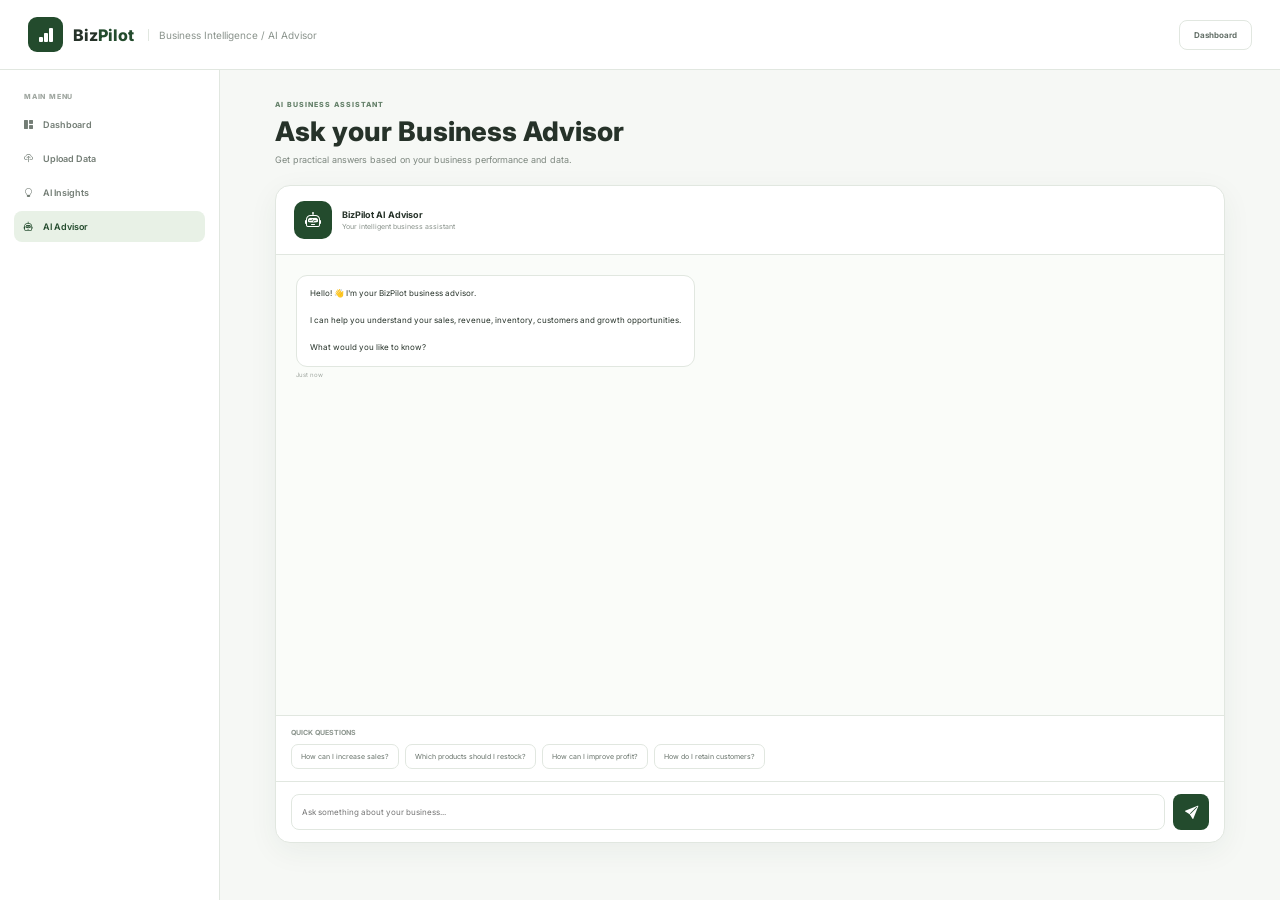
<file: advisor.html>
<!DOCTYPE html>
<html lang="en">

<head>

    <meta charset="UTF-8">

    <meta
        name="viewport"
        content="width=device-width, initial-scale=1.0">

    <title>BizPilot - AI Advisor</title>

    <link
        rel="stylesheet"
        href="css/style.css">

    <link
        rel="stylesheet"
        href="css/advisor.css">

    <link
        rel="stylesheet"
        href="https://cdn.jsdelivr.net/npm/bootstrap-icons@1.11.3/font/bootstrap-icons.min.css">

    <link
        href="https://fonts.googleapis.com/css2?family=Inter:wght@400;500;600;700;800&display=swap"
        rel="stylesheet">

</head>


<body>


<!-- TOPBAR -->

<header class="topbar">

    <div class="topbar-left">

        <button class="mobile-menu">
            <i class="bi bi-list"></i>
        </button>

        <div class="logo">

            <div class="logo-icon">
                <i class="bi bi-bar-chart-fill"></i>
            </div>

            <div class="logo-text">
                Biz<span>Pilot</span>
            </div>

        </div>

        <div class="breadcrumb-text">
            Business Intelligence / AI Advisor
        </div>

    </div>


    <div class="topbar-right">

        <a
            href="dashboard.html"
            class="btn-secondary-custom">

            Dashboard

        </a>

    </div>

</header>



<div class="main-layout">


<!-- SIDEBAR -->

<aside class="sidebar">

    <div class="sidebar-section">

        <div class="sidebar-title">
            MAIN MENU
        </div>


        <a
            href="dashboard.html"
            class="sidebar-link">

            <i class="bi bi-grid-1x2-fill"></i>

            <span>Dashboard</span>

        </a>


        <a
            href="upload.html"
            class="sidebar-link">

            <i class="bi bi-cloud-upload"></i>

            <span>Upload Data</span>

        </a>


        <a
            href="insights.html"
            class="sidebar-link">

            <i class="bi bi-lightbulb"></i>

            <span>AI Insights</span>

        </a>


        <a
            href="advisor.html"
            class="sidebar-link active">

            <i class="bi bi-robot"></i>

            <span>AI Advisor</span>

        </a>

    </div>

</aside>



<!-- CONTENT -->

<main class="content">

<div class="advisor-page">


    <!-- HEADER -->

    <div class="advisor-header">

        <div class="eyebrow">
            AI BUSINESS ASSISTANT
        </div>

        <h1>
            Ask your Business Advisor
        </h1>

        <p>
            Get practical answers based on your
            business performance and data.
        </p>

    </div>



    <!-- CHAT -->

    <div class="chat-card">


        <!-- CHAT HEADER -->

        <div class="chat-header">

            <div class="ai-avatar">

                <i class="bi bi-robot"></i>

            </div>


            <div class="chat-profile">

                <strong>
                    BizPilot AI Advisor
                </strong>

                <small>
                    Your intelligent business assistant
                </small>

            </div>

        </div>



        <!-- CHAT BODY -->

        <div
            class="chat-body"
            id="chatBody">


            <!-- AI MESSAGE -->

            <div class="message ai">

                <div class="message-content">

                    <div class="message-bubble">

                        Hello! 👋 I'm your BizPilot
                        business advisor.

                        <br><br>

                        I can help you understand
                        your sales, revenue, inventory,
                        customers and growth opportunities.

                        <br><br>

                        What would you like to know?

                    </div>


                    <div class="message-time">
                        Just now
                    </div>

                </div>

            </div>


        </div>



        <!-- QUICK QUESTIONS -->

        <div class="quick-questions">

            <div class="quick-title">
                QUICK QUESTIONS
            </div>


            <div class="question-list">

                <button class="question-btn">
                    How can I increase sales?
                </button>

                <button class="question-btn">
                    Which products should I restock?
                </button>

                <button class="question-btn">
                    How can I improve profit?
                </button>

                <button class="question-btn">
                    How do I retain customers?
                </button>

            </div>

        </div>



        <!-- INPUT -->

        <div class="chat-input-area">

            <input
                type="text"
                id="questionInput"
                class="chat-input"
                placeholder="Ask something about your business...">


            <button
                id="sendButton"
                class="send-button">

                <i class="bi bi-send-fill"></i>

            </button>

        </div>


    </div>


</div>

</main>

</div>


<script src="css/js/main.js"></script>
    <script src="css/js/advisor.js"></script>

</body>

</html>
</file>
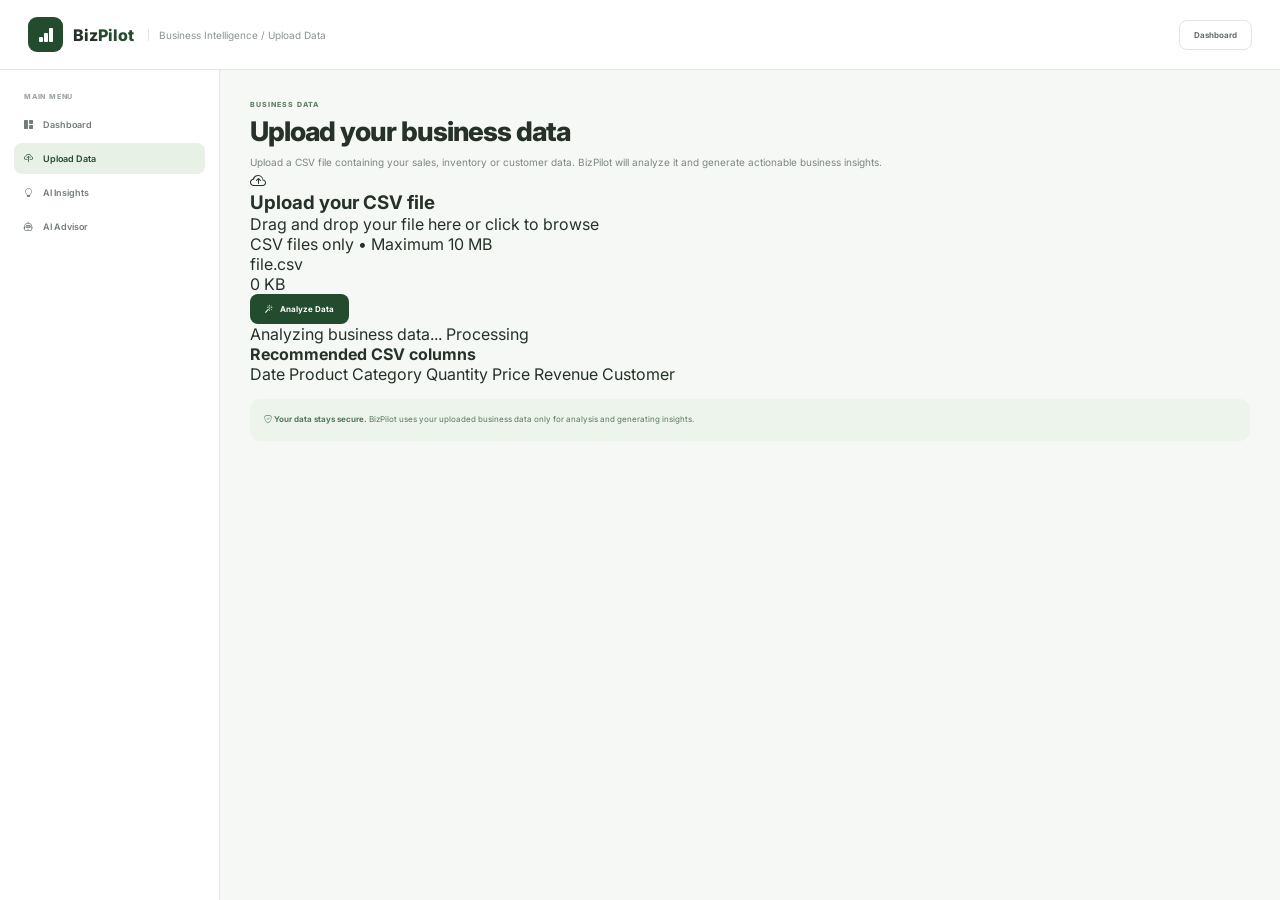
<file: upload.html>
<!DOCTYPE html>
<html lang="en">

<head>

    <meta charset="UTF-8">

    <meta
        name="viewport"
        content="width=device-width, initial-scale=1.0">

    <title>BizPilot - Upload Data</title>

    <link
        rel="stylesheet"
        href="css/style.css">

    <link
        rel="stylesheet"
        href="css/upload.css">

    <link
        rel="stylesheet"
        href="https://cdn.jsdelivr.net/npm/bootstrap-icons@1.11.3/font/bootstrap-icons.min.css">

    <link
        href="https://fonts.googleapis.com/css2?family=Inter:wght@400;500;600;700;800&display=swap"
        rel="stylesheet">

</head>


<body>


<!-- TOPBAR -->

<header class="topbar">

    <div class="topbar-left">

        <button class="mobile-menu">
            <i class="bi bi-list"></i>
        </button>

        <div class="logo">

            <div class="logo-icon">
                <i class="bi bi-bar-chart-fill"></i>
            </div>

            <div class="logo-text">
                Biz<span>Pilot</span>
            </div>

        </div>

        <div class="breadcrumb-text">
            Business Intelligence / Upload Data
        </div>

    </div>


    <div class="topbar-right">

        <a
            href="dashboard.html"
            class="btn-secondary-custom">

            Dashboard

        </a>

    </div>

</header>



<div class="main-layout">


<!-- SIDEBAR -->

<aside class="sidebar">

    <div class="sidebar-section">

        <div class="sidebar-title">
            MAIN MENU
        </div>


        <a
            href="dashboard.html"
            class="sidebar-link">

            <i class="bi bi-grid-1x2-fill"></i>

            <span>Dashboard</span>

        </a>


        <a
            href="upload.html"
            class="sidebar-link active">

            <i class="bi bi-cloud-upload"></i>

            <span>Upload Data</span>

        </a>


        <a
            href="insights.html"
            class="sidebar-link">

            <i class="bi bi-lightbulb"></i>

            <span>AI Insights</span>

        </a>


        <a
            href="advisor.html"
            class="sidebar-link">

            <i class="bi bi-robot"></i>

            <span>AI Advisor</span>

        </a>

    </div>

</aside>



<!-- CONTENT -->

<main class="content">

<div class="upload-page">


    <div class="upload-header">

        <div class="eyebrow">
            BUSINESS DATA
        </div>

        <h1 class="page-title">
            Upload your business data
        </h1>

        <p class="page-description">
            Upload a CSV file containing your sales,
            inventory or customer data.
            BizPilot will analyze it and generate
            actionable business insights.
        </p>

    </div>



    <div class="upload-card">


        <!-- DROP AREA -->

        <div
            class="upload-area"
            id="uploadArea">

            <div class="upload-icon">

                <i class="bi bi-cloud-arrow-up"></i>

            </div>


            <h3>
                Upload your CSV file
            </h3>


            <p>
                Drag and drop your file here
                or click to browse
            </p>


            <span class="upload-format">
                CSV files only • Maximum 10 MB
            </span>


            <input
                type="file"
                id="csvFile"
                accept=".csv"
                hidden>

        </div>



        <!-- FILE INFORMATION -->

        <div
            class="file-info"
            id="fileInfo">

            <div>

                <div class="file-name"
                     id="fileName">
                    file.csv
                </div>

                <div class="file-size"
                     id="fileSize">
                    0 KB
                </div>

            </div>


            <button
                class="btn-primary-custom"
                id="uploadButton">

                <i class="bi bi-magic"></i>

                Analyze Data

            </button>

        </div>



        <!-- PROGRESS -->

        <div
            class="upload-progress"
            id="uploadProgress">

            <div class="progress-label">

                <span>
                    Analyzing business data...
                </span>

                <span>
                    Processing
                </span>

            </div>


            <div class="progress-track">

                <div
                    class="progress-fill"
                    id="progressBar">
                </div>

            </div>

        </div>



        <!-- EXPECTED DATA -->

        <div class="format-card">

            <h4>
                Recommended CSV columns
            </h4>


            <div class="format-list">

                <span class="format-column">
                    Date
                </span>

                <span class="format-column">
                    Product
                </span>

                <span class="format-column">
                    Category
                </span>

                <span class="format-column">
                    Quantity
                </span>

                <span class="format-column">
                    Price
                </span>

                <span class="format-column">
                    Revenue
                </span>

                <span class="format-column">
                    Customer
                </span>

            </div>

        </div>


    </div>


    <!-- TRUST MESSAGE -->

    <div style="
        margin-top:15px;
        padding:14px;
        border-radius:10px;
        background:#edf4eb;
        color:#56795b;
        font-size:8px;
        line-height:1.7;
    ">

        <strong>
            <i class="bi bi-shield-check"></i>
            Your data stays secure.
        </strong>

        BizPilot uses your uploaded business data
        only for analysis and generating insights.

    </div>
    


</div>

</main>

</div>


<script src="css/js/main.js"></script>
    <script src="css/js/upload.js"></script>

</body>

</html>
</file>
<file: css/style.css>
/* =====================================================
   BIZPILOT GLOBAL CSS
===================================================== */

* {
    margin: 0;
    padding: 0;
    box-sizing: border-box;
}

:root {
    --primary: #234b2d;
    --primary-dark: #17371f;
    --primary-light: #e8f1e6;

    --background: #f6f8f5;
    --white: #ffffff;

    --text: #263229;
    --text-light: #7d877f;

    --border: #e1e7e0;

    --success: #527858;
    --danger: #a45b4e;
    --warning: #98753d;

    --shadow:
        0 8px 30px rgba(35, 75, 45, 0.06);
}

body {
    font-family: "Inter", sans-serif;
    background: var(--background);
    color: var(--text);
    min-height: 100vh;
}

a {
    text-decoration: none;
    color: inherit;
}

button,
input,
textarea,
select {
    font-family: inherit;
}


/* =====================================================
   TOPBAR
===================================================== */

.topbar {
    height: 70px;
    background: white;
    border-bottom: 1px solid var(--border);

    display: flex;
    align-items: center;
    justify-content: space-between;

    padding: 0 28px;

    position: sticky;
    top: 0;
    z-index: 1000;
}

.topbar-left {
    display: flex;
    align-items: center;
    gap: 14px;
}

.logo {
    display: flex;
    align-items: center;
    gap: 10px;
}

.logo-icon {
    width: 35px;
    height: 35px;

    border-radius: 9px;

    background: var(--primary);
    color: white;

    display: flex;
    align-items: center;
    justify-content: center;
}

.logo-text {
    font-size: 16px;
    font-weight: 800;
}

.logo-text span {
    color: var(--primary);
}

.breadcrumb-text {
    font-size: 10px;
    color: #8b948d;

    padding-left: 10px;

    border-left: 1px solid var(--border);
}

.topbar-right {
    display: flex;
    align-items: center;
    gap: 12px;
}

.top-icon {
    width: 34px;
    height: 34px;

    border: 1px solid var(--border);
    background: white;

    border-radius: 8px;

    cursor: pointer;

    display: flex;
    align-items: center;
    justify-content: center;

    color: #68736b;
}

.notification {
    position: relative;
}

.notification span {
    width: 5px;
    height: 5px;

    border-radius: 50%;

    background: var(--danger);

    position: absolute;

    top: 7px;
    right: 7px;
}

.top-user {
    display: flex;
    align-items: center;
    gap: 8px;
}

.top-user-avatar {
    width: 32px;
    height: 32px;

    border-radius: 50%;

    background: #dce9da;
    color: #436849;

    display: flex;
    align-items: center;
    justify-content: center;

    font-weight: 800;
    font-size: 11px;
}

.top-user-text strong {
    display: block;
    font-size: 9px;
}

.top-user-text small {
    display: block;
    font-size: 7px;
    color: #929a94;
}


/* =====================================================
   LAYOUT
===================================================== */

.main-layout {
    display: flex;
    min-height: calc(100vh - 70px);
}


/* =====================================================
   SIDEBAR
===================================================== */

.sidebar {
    width: 220px;

    background: white;

    border-right: 1px solid var(--border);

    padding: 22px 14px;

    flex-shrink: 0;
}

.sidebar-section {
    margin-bottom: 25px;
}

.sidebar-title {
    font-size: 7px;

    color: #a0a7a1;

    font-weight: 800;

    letter-spacing: .8px;

    padding: 0 10px;

    margin-bottom: 8px;
}

.sidebar-link {
    display: flex;
    align-items: center;

    gap: 10px;

    padding: 10px;

    border-radius: 8px;

    color: #737d75;

    font-size: 9px;

    font-weight: 600;

    margin-bottom: 3px;

    transition: .2s;
}

.sidebar-link:hover {
    background: #f2f6f1;
    color: var(--primary);
}

.sidebar-link.active {
    background: var(--primary-light);
    color: var(--primary);
}


/* =====================================================
   CONTENT
===================================================== */

.content {
    flex: 1;
    min-width: 0;
    padding: 30px;
}


/* =====================================================
   BUTTONS
===================================================== */

.btn-primary-custom {
    border: none;

    background: var(--primary);
    color: white;

    border-radius: 8px;

    padding: 10px 15px;

    font-size: 8px;
    font-weight: 700;

    display: inline-flex;
    align-items: center;
    justify-content: center;

    gap: 7px;

    cursor: pointer;

    transition: .2s;
}

.btn-primary-custom:hover {
    background: var(--primary-dark);
    color: white;
}

.btn-secondary-custom {
    border: 1px solid var(--border);

    background: white;
    color: #647068;

    border-radius: 8px;

    padding: 9px 14px;

    font-size: 8px;
    font-weight: 700;

    cursor: pointer;
}

.btn-secondary-custom:hover {
    background: #f5f8f4;
}


/* =====================================================
   COMMON CARDS
===================================================== */

.card {
    background: white;

    border: 1px solid var(--border);

    border-radius: 13px;

    box-shadow: var(--shadow);
}


/* =====================================================
   PAGE TITLE
===================================================== */

.eyebrow {
    color: #648069;

    font-size: 7px;

    font-weight: 800;

    letter-spacing: 1px;
}

.page-title {
    font-size: 27px;

    font-weight: 800;

    letter-spacing: -1px;

    margin: 6px 0;
}

.page-description {
    color: var(--text-light);

    font-size: 10px;

    line-height: 1.7;
}


/* =====================================================
   BADGES
===================================================== */

.badge-custom {
    display: inline-flex;

    padding: 5px 7px;

    border-radius: 5px;

    font-size: 6px;

    font-weight: 800;
}

.badge-success {
    background: #e7f1e5;
    color: var(--success);
}

.badge-warning {
    background: #f7efd9;
    color: var(--warning);
}

.badge-danger {
    background: #f8e9e5;
    color: var(--danger);
}


/* =====================================================
   MOBILE MENU
===================================================== */

.mobile-menu {
    display: none;

    width: 32px;
    height: 32px;

    border: 1px solid var(--border);

    border-radius: 7px;

    align-items: center;
    justify-content: center;

    color: #647068;
}


/* =====================================================
   RESPONSIVE GLOBAL
===================================================== */

@media (max-width: 992px) {

    .sidebar {
        width: 75px;
    }

    .sidebar-title {
        display: none;
    }

    .sidebar-link {
        justify-content: center;
    }

    .sidebar-link span {
        display: none;
    }

    .content {
        padding: 24px;
    }
}


@media (max-width: 768px) {

    .topbar {
        height: 64px;
        padding: 0 15px;
    }

    .mobile-menu {
        display: flex;
    }

    .breadcrumb-text {
        display: none;
    }

    .top-user-text {
        display: none;
    }

    .sidebar {
        display: none;
    }

    .main-layout {
        min-height: calc(100vh - 64px);
    }

    .content {
        padding: 20px 15px;
    }
}


@media (max-width: 576px) {

    .topbar {
        height: 60px;
        padding: 0 12px;
    }

    .content {
        padding: 18px 12px;
    }

    .page-title {
        font-size: 22px;
    }

    .page-description {
        font-size: 8px;
    }
}


@media (max-width: 400px) {

    .top-icon {
        display: none;
    }

    .page-title {
        font-size: 20px;
    }
}
</file>
<file: css/advisor.css>
/* =====================================================
   AI ADVISOR
===================================================== */

.advisor-page {
    max-width: 950px;
    margin: auto;
}


/* HEADER */

.advisor-header {
    margin-bottom: 20px;
}

.advisor-header h1 {
    font-size: 27px;

    font-weight: 800;

    margin: 6px 0;
}

.advisor-header p {
    color: var(--text-light);

    font-size: 9px;
}


/* CHAT */

.chat-card {
    background: white;

    border: 1px solid var(--border);

    border-radius: 15px;

    overflow: hidden;

    box-shadow: var(--shadow);
}


/* CHAT HEADER */

.chat-header {
    padding: 15px 18px;

    border-bottom: 1px solid var(--border);

    display: flex;

    align-items: center;

    gap: 10px;
}

.ai-avatar {
    width: 38px;
    height: 38px;

    border-radius: 10px;

    background: var(--primary);

    color: white;

    display: flex;

    align-items: center;

    justify-content: center;
}

.chat-profile strong {
    display: block;

    font-size: 9px;
}

.chat-profile small {
    display: block;

    font-size: 7px;

    color: #8b948d;

    margin-top: 2px;
}


/* CHAT BODY */

.chat-body {
    height: 460px;

    padding: 20px;

    overflow-y: auto;

    background: #fafcf9;
}


/* MESSAGE */

.message {
    display: flex;

    margin-bottom: 15px;
}

.message.user {
    justify-content: flex-end;
}

.message-content {
    max-width: 75%;
}

.message-bubble {
    padding: 11px 13px;

    border-radius: 11px;

    background: white;

    border: 1px solid var(--border);

    font-size: 8px;

    line-height: 1.7;
}

.message.user .message-bubble {
    background: var(--primary);

    color: white;

    border-color: var(--primary);
}

.message-time {
    font-size: 6px;

    color: #a0a7a1;

    margin-top: 4px;
}


/* QUICK QUESTIONS */

.quick-questions {
    padding: 12px 15px;

    border-top: 1px solid var(--border);
}

.quick-title {
    font-size: 7px;

    color: #8c958e;

    margin-bottom: 7px;

    font-weight: 700;
}

.question-list {
    display: flex;

    flex-wrap: wrap;

    gap: 6px;
}

.question-btn {
    border: 1px solid var(--border);

    background: white;

    border-radius: 7px;

    padding: 7px 9px;

    font-size: 7px;

    color: #68736b;

    cursor: pointer;
}

.question-btn:hover {
    background: var(--primary-light);

    color: var(--primary);
}


/* INPUT */

.chat-input-area {
    padding: 12px 15px;

    border-top: 1px solid var(--border);

    display: flex;

    gap: 8px;
}

.chat-input {
    flex: 1;

    border: 1px solid var(--border);

    border-radius: 8px;

    padding: 10px;

    outline: none;

    font-size: 8px;
}

.chat-input:focus {
    border-color: #78967b;
}

.send-button {
    width: 36px;
    height: 36px;

    border: none;

    border-radius: 8px;

    background: var(--primary);

    color: white;

    cursor: pointer;
}


/* MOBILE */

@media (max-width: 576px) {

    .advisor-header h1 {
        font-size: 21px;
    }

    .chat-body {
        height: 390px;
    }

    .message-content {
        max-width: 88%;
    }

}
</file>
<file: css/upload.css>
/* =========================================================
   RESPONSIVE DESIGN
   BIZPILOT AI
========================================================= */


/* =========================================================
   LARGE SCREENS
========================================================= */

@media (min-width: 1400px) {

    .content {
        padding: 40px 50px;
    }

    .page-title {
        font-size: 30px;
    }

    .stat-grid {
        gap: 18px;
    }

    .stat-card {
        padding: 20px;
    }

}


/* =========================================================
   LAPTOP
========================================================= */

@media (max-width: 1200px) {

    .sidebar {
        width: 200px;
    }

    .content {
        padding: 25px;
    }

    .stat-grid {
        grid-template-columns: repeat(2, 1fr);
    }

}


/* =========================================================
   TABLET
========================================================= */

@media (max-width: 992px) {

    /* ---------- TOPBAR ---------- */

    .topbar {
        padding: 0 20px;
    }


    /* ---------- SIDEBAR ---------- */

    .sidebar {
        width: 75px;
        padding: 20px 10px;
    }

    .sidebar-title {
        display: none;
    }

    .sidebar-link {
        justify-content: center;
        padding: 12px 8px;
    }

    .sidebar-link span {
        display: none;
    }

    .sidebar-link i {
        font-size: 16px;
    }


    /* ---------- CONTENT ---------- */

    .content {
        padding: 22px;
    }


    /* ---------- GRID ---------- */

    .stat-grid {
        grid-template-columns: repeat(2, 1fr);
    }


    /* ---------- TWO COLUMN LAYOUT ---------- */

    .dashboard-grid,
    .two-column,
    .content-grid {

        grid-template-columns: 1fr;

    }


    /* ---------- TABLE ---------- */

    .table-card {
        overflow-x: auto;
    }

    table {
        min-width: 650px;
    }

}


/* =========================================================
   SMALL TABLET
========================================================= */

@media (max-width: 768px) {

    /* ---------- TOPBAR ---------- */

    .topbar {
        height: 64px;
        padding: 0 15px;
    }

    .top-user-text {
        display: none;
    }

    .top-user {
        margin-left: 0;
    }


    /* ---------- MOBILE MENU ---------- */

    .mobile-menu {
        display: flex;
    }


    /* ---------- SIDEBAR ---------- */

    .sidebar {
        display: none;
    }


    /* ---------- MAIN ---------- */

    .main-layout {
        min-height: calc(100vh - 64px);
    }

    .content {
        width: 100%;
        padding: 20px 16px;
    }


    /* ---------- PAGE HEADER ---------- */

    .page-header {
        flex-direction: column;
        align-items: flex-start;
        gap: 15px;
    }


    .page-title {
        font-size: 24px;
    }


    .page-description {
        font-size: 9px;
    }


    /* ---------- STATS ---------- */

    .stat-grid {
        grid-template-columns: repeat(2, 1fr);
        gap: 10px;
    }

    .stat-card {
        padding: 14px;
    }

    .stat-value {
        font-size: 18px;
    }


    /* ---------- BUTTONS ---------- */

    .btn-primary-custom,
    .btn-secondary-custom {
        min-height: 38px;
    }


    /* ---------- FORMS ---------- */

    .form-row {
        grid-template-columns: 1fr !important;
    }


    /* ---------- UPLOAD ---------- */

    .upload-area {
        padding: 30px 15px;
    }


    /* ---------- TABLE ---------- */

    .table-card {
        overflow-x: auto;
        -webkit-overflow-scrolling: touch;
    }

    table {
        min-width: 600px;
    }


    /* ---------- AI ADVISOR ---------- */

    .advisor-page {
        padding: 18px 12px !important;
    }

    .chat-body {
        height: 420px !important;
    }

    .message-content {
        max-width: 85% !important;
    }

}


/* =========================================================
   MOBILE
========================================================= */

@media (max-width: 576px) {

    /* =====================================================
       GLOBAL
    ===================================================== */

    body {
        font-size: 13px;
        overflow-x: hidden;
    }


    /* =====================================================
       TOPBAR
    ===================================================== */

    .topbar {
        height: 60px;
        padding: 0 12px;
    }

    .logo-text {
        font-size: 14px;
    }

    .logo-icon {
        width: 31px;
        height: 31px;
        font-size: 14px;
    }

    .top-icon {
        width: 31px;
        height: 31px;
    }

    .top-user-avatar {
        width: 30px;
        height: 30px;
    }


    /* =====================================================
       CONTENT
    ===================================================== */

    .content {
        padding: 18px 12px;
    }


    /* =====================================================
       PAGE HEADER
    ===================================================== */

    .page-title {
        font-size: 21px;
        line-height: 1.25;
    }

    .page-description {
        font-size: 8px;
        line-height: 1.6;
    }


    /* =====================================================
       STAT CARDS
    ===================================================== */

    .stat-grid {
        grid-template-columns: 1fr 1fr;
        gap: 8px;
    }

    .stat-card {
        padding: 12px;
        border-radius: 10px;
    }

    .stat-card-header {
        margin-bottom: 9px;
    }

    .stat-icon {
        width: 28px;
        height: 28px;
        font-size: 12px;
    }

    .stat-label {
        font-size: 6px;
    }

    .stat-value {
        font-size: 16px;
    }

    .stat-change {
        font-size: 6px;
    }


    /* =====================================================
       CARDS
    ===================================================== */

    .card {
        border-radius: 11px;
    }


    /* =====================================================
       BUTTONS
    ===================================================== */

    .btn-primary-custom,
    .btn-secondary-custom {
        width: 100%;
        padding: 10px 12px;
    }


    /* =====================================================
       TABLE HEADER
    ===================================================== */

    .table-header {
        padding: 13px;
        align-items: flex-start;
        gap: 10px;
        flex-direction: column;
    }

    .table-header h3 {
        font-size: 10px;
    }


    /* =====================================================
       TABLE
    ===================================================== */

    .table-card {
        border-radius: 10px;
    }

    table {
        min-width: 550px;
    }

    thead th {
        padding: 9px 12px;
        font-size: 6px;
    }

    tbody td {
        padding: 10px 12px;
        font-size: 7px;
    }


    /* =====================================================
       UPLOAD
    ===================================================== */

    .upload-area {
        padding: 25px 12px;
        border-radius: 11px;
    }

    .upload-icon {
        width: 42px;
        height: 42px;
        font-size: 17px;
    }

    .upload-area h3 {
        font-size: 11px;
    }

    .upload-area p {
        font-size: 7px;
    }


    /* =====================================================
       AI CARD
    ===================================================== */

    .ai-card {
        padding: 17px;
        border-radius: 12px;
    }

    .ai-card h3 {
        font-size: 12px;
    }

    .ai-card p {
        font-size: 7px;
    }


    /* =====================================================
       AI ADVISOR
    ===================================================== */

    .advisor-header h1 {
        font-size: 21px !important;
    }

    .advisor-header p {
        font-size: 8px !important;
    }

    .chat-card {
        border-radius: 12px;
    }

    .chat-header {
        padding: 12px;
    }

    .ai-avatar {
        width: 33px;
        height: 33px;
        font-size: 13px;
    }

    .chat-profile strong {
        font-size: 8px;
    }

    .chat-profile small {
        font-size: 6px;
    }

    .chat-body {
        height: 390px !important;
        padding: 14px !important;
    }

    .message-content {
        max-width: 88% !important;
    }

    .message-bubble {
        font-size: 8px !important;
        padding: 10px 11px !important;
    }


    /* =====================================================
       QUICK QUESTIONS
    ===================================================== */

    .quick-questions {
        padding: 11px 12px;
    }

    .question-list {
        gap: 5px;
    }

    .question-btn {
        font-size: 6px;
        padding: 6px 8px;
    }


    /* =====================================================
       CHAT INPUT
    ===================================================== */

    .chat-input-area {
        padding: 11px 12px;
    }

    #questionInput {
        font-size: 8px;
    }

    .send-button {
        width: 30px;
        height: 30px;
    }


    /* =====================================================
       EMPTY STATE
    ===================================================== */

    .empty-state {
        padding: 35px 15px;
    }

}


/* =========================================================
   VERY SMALL PHONES
========================================================= */

@media (max-width: 400px) {

    .content {
        padding: 15px 10px;
    }


    .stat-grid {
        grid-template-columns: 1fr;
    }


    .stat-card {
        padding: 13px;
    }


    .page-title {
        font-size: 19px;
    }


    .logo-text {
        font-size: 13px;
    }


    .top-icon {
        display: none;
    }


    .advisor-header h1 {
        font-size: 19px !important;
    }


    .chat-body {
        height: 360px !important;
    }


    .message-content {
        max-width: 92% !important;
    }

}


/* =========================================================
   LANDSCAPE MOBILE
========================================================= */

@media (max-height: 500px) and (orientation: landscape) {

    .topbar {
        height: 55px;
    }

    .chat-body {
        height: 280px !important;
    }

}


/* =========================================================
   ACCESSIBILITY
========================================================= */

@media (prefers-reduced-motion: reduce) {

    *,
    *::before,
    *::after {

        animation-duration: 0.01ms !important;

        animation-iteration-count: 1 !important;

        transition-duration: 0.01ms !important;

        scroll-behavior: auto !important;

    }

}
</file>
